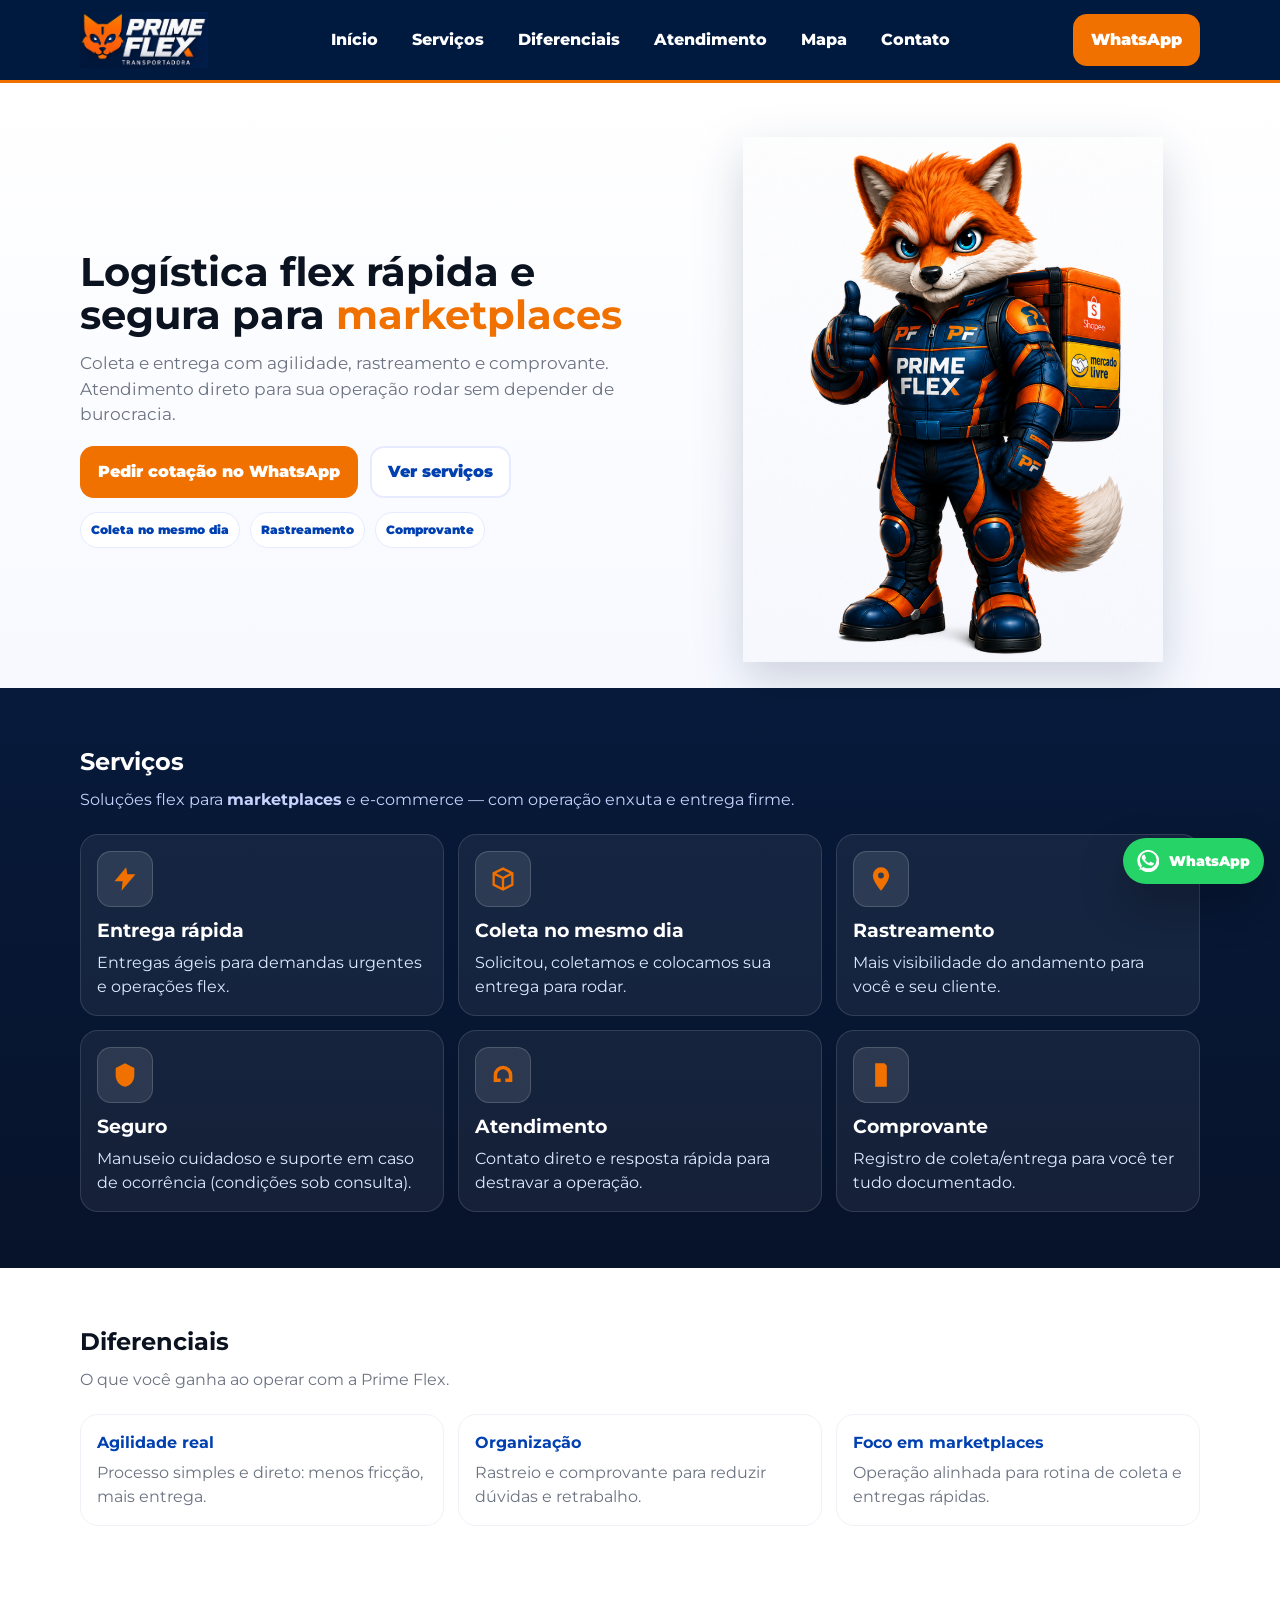
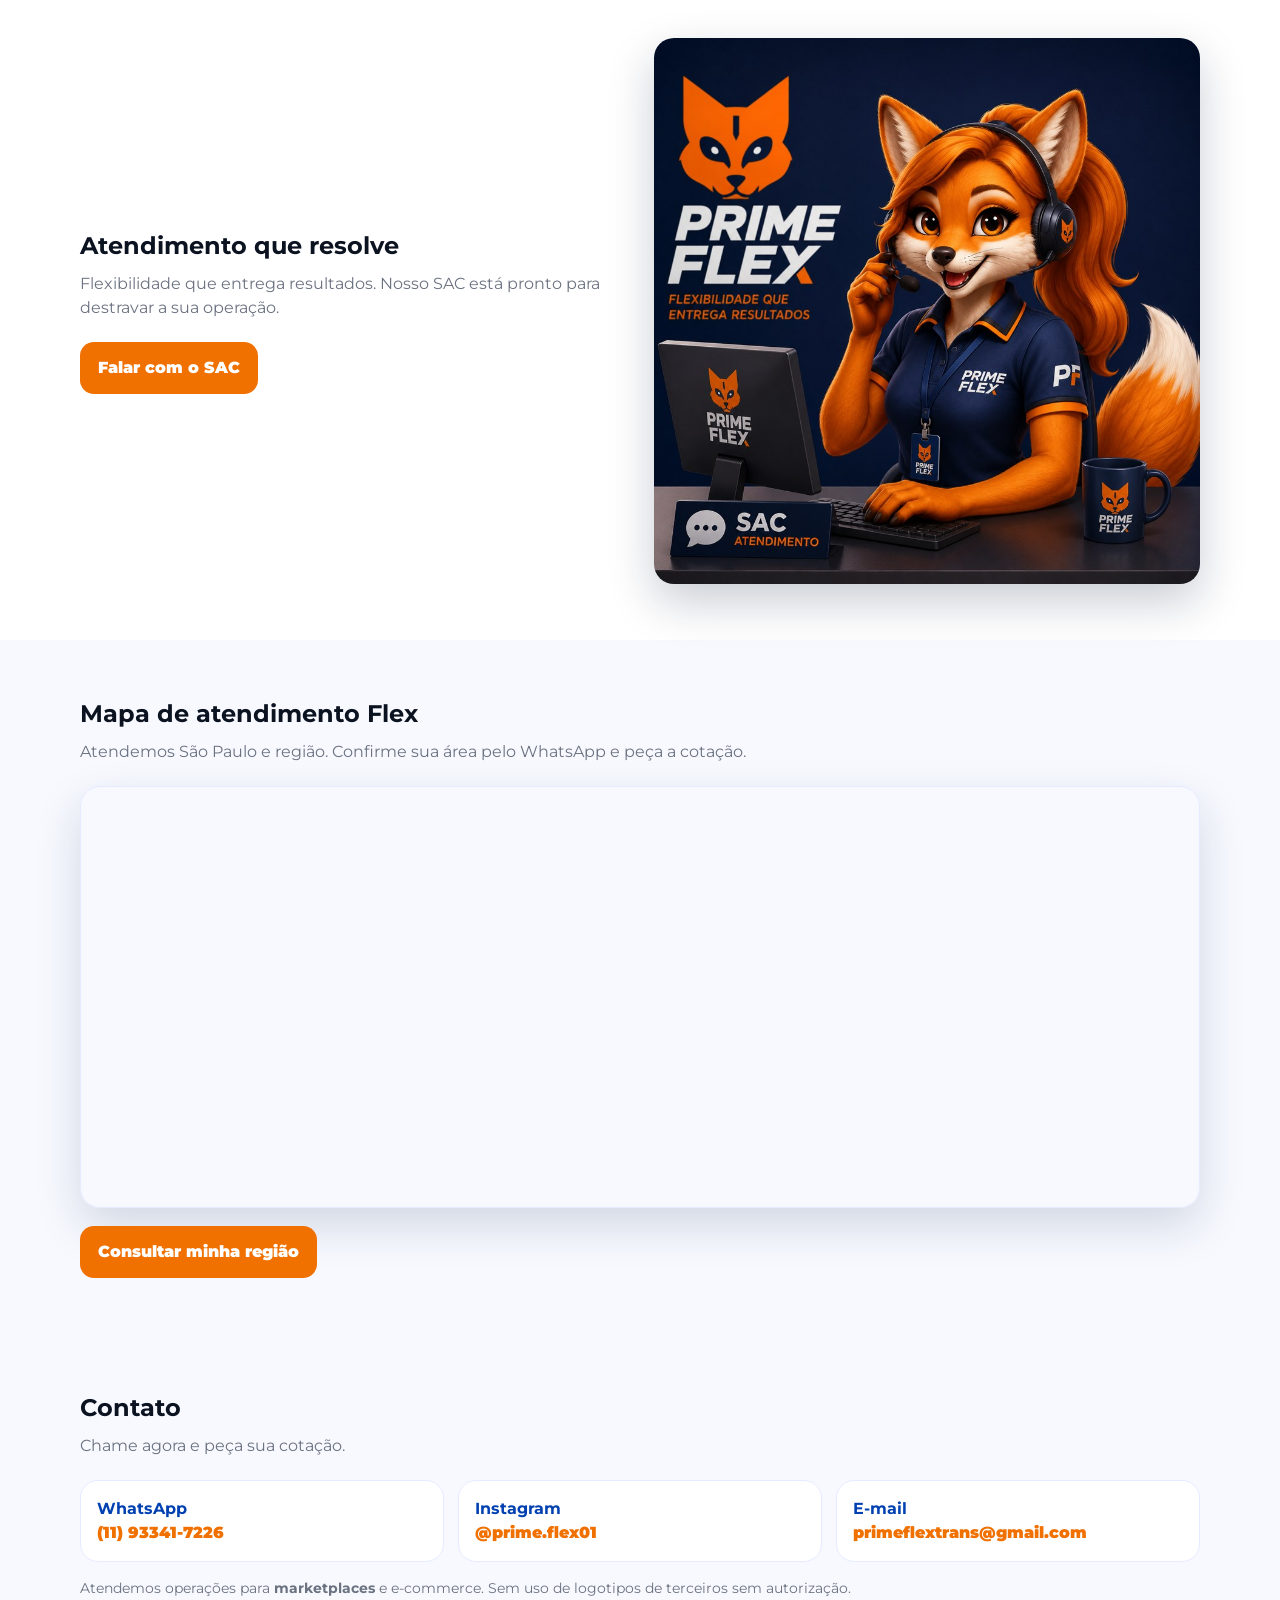
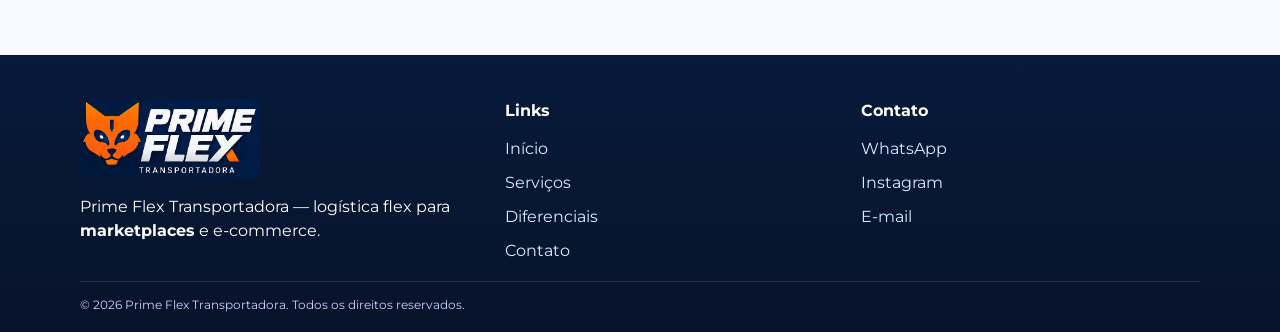
<file: index.html>
<!DOCTYPE html>
<html lang="pt-BR">
<head>
  <meta charset="UTF-8" />
  <meta name="viewport" content="width=device-width, initial-scale=1.0" />
  <meta name="description" content="Prime Flex Transportadora — logística flex rápida e segura para marketplaces e e-commerce em São Paulo e região." />

  <title>Prime Flex Transportadora | Logística flex para marketplaces</title>

  <link rel="stylesheet" href="style.css" />
  <link rel="icon" type="image/png" href="logo-prime.png" />

  <link href="https://fonts.googleapis.com/css2?family=Montserrat:wght@400;700;900&display=swap" rel="stylesheet">
</head>

<body>

  <header class="site-header">
    <div class="container header-inner">
      <a class="brand" href="#home" aria-label="Prime Flex Transportadora">
        <img
          src="logo-prime.png"
          alt="Prime Flex Transportadora"
          class="brand-logo"
          width="585"
          height="255"
        />
      </a>

      <nav class="site-nav" aria-label="Navegação principal">
        <a href="#home">Início</a>
        <a href="#servicos">Serviços</a>
        <a href="#diferenciais">Diferenciais</a>
        <a href="#atendimento">Atendimento</a>
        <a href="#mapa">Mapa</a>
        <a href="#contato">Contato</a>
      </nav>

      <a
        class="btn btn-primary header-cta"
        href="https://wa.me/5511933417226"
        target="_blank"
        rel="noopener noreferrer"
      >
        WhatsApp
      </a>
    </div>
  </header>

  <main>

    <section id="home" class="hero">
      <div class="container hero-inner">
        <div class="hero-copy">
          <h1>
            Logística flex rápida e segura para
            <span class="accent">marketplaces</span>
          </h1>

          <p>
            Coleta e entrega com agilidade, rastreamento e comprovante.
            Atendimento direto para sua operação rodar sem depender de burocracia.
          </p>

          <div class="hero-actions">
            <a
              class="btn btn-primary"
              href="https://wa.me/5511933417226"
              target="_blank"
              rel="noopener noreferrer"
            >
              Pedir cotação no WhatsApp
            </a>
            <a class="btn btn-ghost" href="#servicos">Ver serviços</a>
          </div>

          <div class="hero-chips" aria-label="Benefícios principais">
            <span>Coleta no mesmo dia</span>
            <span>Rastreamento</span>
            <span>Comprovante</span>
          </div>
        </div>

        <div class="hero-art">
          <img
            src="mascote-motoboy.png"
            alt="Mascote raposa da Prime Flex em uniforme de motoboy, com joinha"
            class="hero-img"
            width="720"
            height="900"
            fetchpriority="high"
          />
        </div>
      </div>
    </section>

    <section id="servicos" class="section section-dark">
      <div class="container">
        <h2>Serviços</h2>
        <p class="subtitle">
          Soluções flex para <b>marketplaces</b> e e-commerce — com operação enxuta e entrega firme.
        </p>

        <div class="grid grid-3">

          <article class="card">
            <div class="icon-wrap" aria-hidden="true">
              <!-- ícone inline (sem depender de CDN) -->
              <svg viewBox="0 0 24 24" class="icon-svg" role="img" aria-hidden="true">
                <path d="M13 2L3 14h7l-1 8 12-14h-7l-1-6z"></path>
              </svg>
            </div>
            <h3>Entrega rápida</h3>
            <p>Entregas ágeis para demandas urgentes e operações flex.</p>
          </article>

          <article class="card">
            <div class="icon-wrap" aria-hidden="true">
              <svg viewBox="0 0 24 24" class="icon-svg" role="img" aria-hidden="true"><path d="M12 2l9 4.5v11L12 22l-9-4.5v-11L12 2zm0 2.2L6.2 7.1 12 10l5.8-2.9L12 4.2zM5 8.8v7.5l6 3v-7.5l-6-3zm14 0l-6 3v7.5l6-3V8.8z"></path></svg>
            </div>
            <h3>Coleta no mesmo dia</h3>
            <p>Solicitou, coletamos e colocamos sua entrega para rodar.</p>
          </article>

          <article class="card">
            <div class="icon-wrap" aria-hidden="true">
              <svg viewBox="0 0 24 24" class="icon-svg" role="img" aria-hidden="true"><path d="M12 2a7 7 0 0 0-7 7c0 5.2 7 13 7 13s7-7.8 7-13a7 7 0 0 0-7-7zm0 9.5A2.5 2.5 0 1 1 12 6.5a2.5 2.5 0 0 1 0 5z"></path></svg>
            </div>
            <h3>Rastreamento</h3>
            <p>Mais visibilidade do andamento para você e seu cliente.</p>
          </article>

          <article class="card">
            <div class="icon-wrap" aria-hidden="true">
              <svg viewBox="0 0 24 24" class="icon-svg" role="img" aria-hidden="true">
                <path d="M12 2l8 4v6c0 5-3.5 9.7-8 10-4.5-.3-8-5-8-10V6l8-4z"></path>
              </svg>
            </div>
            <h3>Seguro</h3>
            <p>Manuseio cuidadoso e suporte em caso de ocorrência (condições sob consulta).</p>
          </article>

          <article class="card">
            <div class="icon-wrap" aria-hidden="true">
              <svg viewBox="0 0 24 24" class="icon-svg" role="img" aria-hidden="true">
                <path d="M4 12a8 8 0 1116 0v6h-6v-3h3v-3a5 5 0 10-10 0v3h3v3H4v-6z"></path>
              </svg>
            </div>
            <h3>Atendimento</h3>
            <p>Contato direto e resposta rápida para destravar a operação.</p>
          </article>

          <article class="card">
            <div class="icon-wrap" aria-hidden="true">
              <svg viewBox="0 0 24 24" class="icon-svg" role="img" aria-hidden="true">
                <path d="M7 2h8l2 2v18H7V2zm2 4h6v2H9V6zm0 4h6v2H9v-2zm0 4h4v2H9v-2z"></path>
              </svg>
            </div>
            <h3>Comprovante</h3>
            <p>Registro de coleta/entrega para você ter tudo documentado.</p>
          </article>

        </div>
      </div>
    </section>

    <section id="diferenciais" class="section">
      <div class="container">
        <h2>Diferenciais</h2>
        <p class="subtitle">O que você ganha ao operar com a Prime Flex.</p>

        <div class="grid grid-3">
          <div class="feature">
            <h4>Agilidade real</h4>
            <p>Processo simples e direto: menos fricção, mais entrega.</p>
          </div>
          <div class="feature">
            <h4>Organização</h4>
            <p>Rastreio e comprovante para reduzir dúvidas e retrabalho.</p>
          </div>
          <div class="feature">
            <h4>Foco em marketplaces</h4>
            <p>Operação alinhada para rotina de coleta e entregas rápidas.</p>
          </div>
        </div>
      </div>
    </section>

    <section id="atendimento" class="section">
      <div class="container duo">
        <div class="duo-copy">
          <h2>Atendimento que resolve</h2>
          <p class="subtitle">Flexibilidade que entrega resultados. Nosso SAC está pronto para destravar a sua operação.</p>
          <a class="btn btn-primary" href="https://wa.me/5511933417226" target="_blank" rel="noopener noreferrer">Falar com o SAC</a>
        </div>
        <img src="mascote-sac.jpg" alt="Mascote da Prime Flex no atendimento SAC" class="duo-img" width="900" height="900" loading="lazy" />
      </div>
    </section>

    <section id="mapa" class="section section-light">
      <div class="container">
        <h2>Mapa de atendimento Flex</h2>
        <p class="subtitle">Atendemos São Paulo e região. Confirme sua área pelo WhatsApp e peça a cotação.</p>

        <div class="map-wrap">
          <iframe
            title="Mapa da área de atendimento Prime Flex"
            src="https://www.google.com/maps?q=Grande+S%C3%A3o+Paulo,+SP&output=embed&z=9"
            loading="lazy"
            referrerpolicy="no-referrer-when-downgrade"
            allowfullscreen></iframe>
        </div>

        <a class="btn btn-primary map-cta" href="https://wa.me/5511933417226?text=Ol%C3%A1!%20Quero%20saber%20se%20voc%C3%AAs%20atendem%20minha%20regi%C3%A3o." target="_blank" rel="noopener noreferrer">Consultar minha região</a>
      </div>
    </section>

    <section id="contato" class="section section-light">
      <div class="container">
        <h2>Contato</h2>
        <p class="subtitle">Chame agora e peça sua cotação.</p>

        <div class="grid grid-3">
          <div class="contact-card">
            <h4>WhatsApp</h4>
            <p>
              <a href="https://wa.me/5511933417226" target="_blank" rel="noopener noreferrer">
                (11) 93341-7226
              </a>
            </p>
          </div>

          <div class="contact-card">
            <h4>Instagram</h4>
            <p>
              <a href="https://www.instagram.com/prime.flex01/" target="_blank" rel="noopener noreferrer">
                @prime.flex01
              </a>
            </p>
          </div>

          <div class="contact-card">
            <h4>E-mail</h4>
            <p>
              <a href="mailto:primeflextrans@gmail.com">
                primeflextrans@gmail.com
              </a>
            </p>
          </div>
        </div>

        <p class="note">
          Atendemos operações para <b>marketplaces</b> e e-commerce. Sem uso de logotipos de terceiros sem autorização.
        </p>
      </div>
    </section>

  </main>

  <footer class="site-footer section-dark">
    <div class="container footer-inner">
      <div class="footer-brand">
        <img
          src="logo-prime.png"
          alt="Prime Flex Transportadora"
          class="footer-logo"
          width="585"
          height="255"
          loading="lazy"
        />
        <p>
          Prime Flex Transportadora — logística flex para <b>marketplaces</b> e e-commerce.
        </p>
      </div>

      <div class="footer-links">
        <h4>Links</h4>
        <a href="#home">Início</a>
        <a href="#servicos">Serviços</a>
        <a href="#diferenciais">Diferenciais</a>
        <a href="#contato">Contato</a>
      </div>

      <div class="footer-links">
        <h4>Contato</h4>
        <a href="https://wa.me/5511933417226" target="_blank" rel="noopener noreferrer">WhatsApp</a>
        <a href="https://www.instagram.com/prime.flex01/" target="_blank" rel="noopener noreferrer">Instagram</a>
        <a href="mailto:primeflextrans@gmail.com">E-mail</a>
      </div>
    </div>

    <div class="container footer-bottom">
      © 2026 Prime Flex Transportadora. Todos os direitos reservados.
    </div>
  </footer>

  <a
    class="whatsapp-float"
    href="https://wa.me/5511933417226"
    target="_blank"
    rel="noopener noreferrer"
    aria-label="Falar no WhatsApp"
  >
    <svg viewBox="0 0 24 24" class="wa-ico" aria-hidden="true">
      <path d="M20.5 3.5A11 11 0 0 0 3.6 19.9L2 22l2.3-.9A11 11 0 0 0 20.5 3.5zM12 20A9 9 0 0 1 7.4 18.7l-.3-.2-2.7 1 1-2.6-.2-.3A9 9 0 1 1 12 20zm5-6.2c-.3-.1-1.7-.8-2-.9-.3-.1-.5-.1-.7.2-.2.3-.8.9-1 .9-.2.1-.4.1-.7-.1-.3-.1-1.2-.4-2.2-1.4-.8-.7-1.4-1.6-1.5-1.9-.2-.3 0-.5.1-.6l.5-.6c.2-.2.2-.4.3-.6 0-.2 0-.4-.1-.6-.1-.1-.7-1.7-1-2.3-.3-.7-.6-.6-.8-.6h-.7c-.2 0-.6.1-.9.4-.3.3-1.1 1-1.1 2.5s1.1 2.9 1.3 3.1c.1.2 2.3 3.5 5.6 4.9.8.3 1.4.5 1.9.6.8.2 1.6.2 2.2.1.7-.1 1.7-.7 2-1.4.2-.7.2-1.3.2-1.4 0-.1-.3-.2-.6-.3z"></path>
    </svg>
    <span class="wa-text">WhatsApp</span>
  </a>

</body>
</html>
</file>
<file: style.css>
:root{
  --pf-orange:#F07000;
  --pf-blue:#0040B0;
  --pf-navy:#071A3B;
  --pf-muted:#6B7280;
  --pf-bg:#FFFFFF;
  --pf-soft:#F7F9FF;
  --pf-border:#E6EBFF;
}

*{ box-sizing:border-box; margin:0; padding:0; }
html{ scroll-behavior:smooth; }
body{
  font-family:"Montserrat", system-ui, -apple-system, Segoe UI, Arial, sans-serif;
  background:var(--pf-bg);
  color:#0B1220;
  line-height:1.5;
}

a{ color:inherit; text-decoration:none; }
.container{ width:min(1120px, 92%); margin:0 auto; }

.btn{
  display:inline-flex;
  align-items:center;
  justify-content:center;
  padding:12px 16px;
  border-radius:14px;
  font-weight:900;
  border:2px solid transparent;
  transition:transform .08s ease, filter .15s ease, background .15s ease;
}
.btn:active{ transform:translateY(1px); }
.btn-primary{
  background:var(--pf-orange);
  color:#fff;
}
.btn-primary:hover{ filter:brightness(.96); }
.btn-ghost{
  border-color:var(--pf-border);
  background:#fff;
  color:var(--pf-blue);
}
.btn-ghost:hover{ background:var(--pf-soft); }

.site-header{
  position:sticky;
  top:0;
  z-index:30;
  background:#00193E;
  border-bottom:3px solid var(--pf-orange);
}
.header-inner{
  display:flex;
  align-items:center;
  justify-content:space-between;
  gap:14px;
  padding:12px 0;
}
.brand{ display:flex; align-items:center; gap:10px; }
.brand-logo{
  height:56px;
  width:auto;
  object-fit:contain;
}
.site-nav{
  display:flex;
  gap:10px;
  flex-wrap:wrap;
  justify-content:center;
}
.site-nav a{
  padding:10px 12px;
  border-radius:12px;
  font-weight:800;
  color:#fff;
}
.site-nav a:hover{ background:rgba(255,255,255,.12); }

.header-cta{ white-space:nowrap; }

.hero{
  padding:54px 0 26px;
  background:linear-gradient(180deg, #FFFFFF, #F7F9FF);
}
.hero-inner{
  display:grid;
  grid-template-columns: 1.1fr .9fr;
  gap:22px;
  align-items:center;
}
.hero h1{
  font-size:clamp(28px, 3.1vw, 46px);
  line-height:1.08;
}
.accent{ color:var(--pf-orange); }
.hero p{
  margin-top:14px;
  color:var(--pf-muted);
  font-size:clamp(14px, 1.6vw, 17px);
}
.hero-actions{
  margin-top:18px;
  display:flex;
  gap:12px;
  flex-wrap:wrap;
}
.hero-chips{
  margin-top:14px;
  display:flex;
  gap:10px;
  flex-wrap:wrap;
}
.hero-chips span{
  font-size:12px;
  font-weight:900;
  padding:8px 10px;
  border-radius:999px;
  background:#fff;
  border:1px solid var(--pf-border);
  color:var(--pf-blue);
}

.hero-art{
  display:flex;
  justify-content:center;
  align-items:center;
}
.hero-img{
  width:100%;
  height:auto;
  max-width:420px;
  mix-blend-mode:multiply;
  filter:drop-shadow(0 18px 24px rgba(7,26,59,.18));
}

.section{ padding:56px 0; }
.section-dark{
  background:linear-gradient(180deg, #071A3B, #07132A);
  color:#fff;
}
.section-light{
  background:var(--pf-soft);
}
.subtitle{
  margin-top:8px;
  margin-bottom:22px;
  color:var(--pf-muted);
}
.section-dark .subtitle{ color:#C7D2FE; }

.grid{
  display:grid;
  gap:14px;
}
.grid-3{
  grid-template-columns: repeat(3, 1fr);
}

.card{
  background:rgba(255,255,255,.06);
  border:1px solid rgba(255,255,255,.12);
  border-radius:18px;
  padding:16px;
  min-height:160px;
}
.card h3{ margin-top:10px; }
.card p{ margin-top:6px; color:#DBEAFE; }

.icon-wrap{
  width:56px;
  height:56px;
  border-radius:14px;
  display:grid;
  place-items:center;
  background:rgba(255,255,255,.10);
  border:1px solid rgba(255,255,255,.16);
}
.icon-img{
  width:44px;
  height:44px;
  object-fit:contain;
}
.icon-svg{
  width:28px;
  height:28px;
  fill:var(--pf-orange);
}

.feature{
  border:1px solid #EEF2F7;
  border-radius:18px;
  padding:16px;
  background:#fff;
}
.feature h4{ color:var(--pf-blue); }
.feature p{ margin-top:6px; color:var(--pf-muted); }

.contact-card{
  border:1px solid var(--pf-border);
  background:#fff;
  border-radius:18px;
  padding:16px;
}
.contact-card h4{ color:var(--pf-blue); }
.contact-card a{
  font-weight:900;
  color:var(--pf-orange);
}
.note{
  margin-top:16px;
  color:var(--pf-muted);
  font-size:14px;
}

.site-footer{
  padding:44px 0 18px;
}
.footer-inner{
  display:grid;
  grid-template-columns: 1.2fr 1fr 1fr;
  gap:18px;
  align-items:start;
}
.footer-logo{
  width:180px;
  height:auto;
  border-radius:10px;
  margin-bottom:10px;
}
.footer-links{
  display:flex;
  flex-direction:column;
  gap:10px;
}
.footer-links h4{ margin-bottom:4px; }
.footer-links a{ color:#DBEAFE; }
.footer-links a:hover{ color:#fff; }

.footer-bottom{
  margin-top:18px;
  padding-top:14px;
  border-top:1px solid rgba(255,255,255,.12);
  color:#C7D2FE;
  font-size:12px;
}

.whatsapp-float{
  position:fixed;
  right:16px;
  bottom:16px;
  z-index:50;
  display:flex;
  align-items:center;
  gap:10px;
  padding:12px 14px;
  border-radius:999px;
  background:#25D366;
  color:#fff;
  font-weight:900;
  box-shadow:0 18px 46px rgba(0,0,0,.28);
}
.wa-ico{
  width:22px;
  height:22px;
  fill:#fff;
}
.wa-text{ font-size:14px; }

.duo{
  display:grid;
  grid-template-columns:1fr 1fr;
  gap:28px;
  align-items:center;
}
.duo-img{
  width:100%;
  height:auto;
  border-radius:20px;
  box-shadow:0 18px 46px rgba(7,26,59,.22);
}
.map-wrap{
  border-radius:20px;
  overflow:hidden;
  border:1px solid var(--pf-border);
  box-shadow:0 18px 46px rgba(7,26,59,.15);
}
.map-wrap iframe{ display:block; width:100%; height:420px; border:0; }
.map-cta{ margin-top:18px; }

@media (max-width: 920px){
  .duo{ grid-template-columns:1fr; }
  .site-nav{ display:none; }
  .brand-logo{ height:46px; }
  .hero-inner{ grid-template-columns:1fr; }
  .grid-3{ grid-template-columns:1fr; }
  .footer-inner{ grid-template-columns:1fr; }
}

@media (max-width: 420px){
  .wa-text{ display:none; }
}

@media (max-width: 600px){ .map-wrap iframe{ height:320px; } }
</file>
